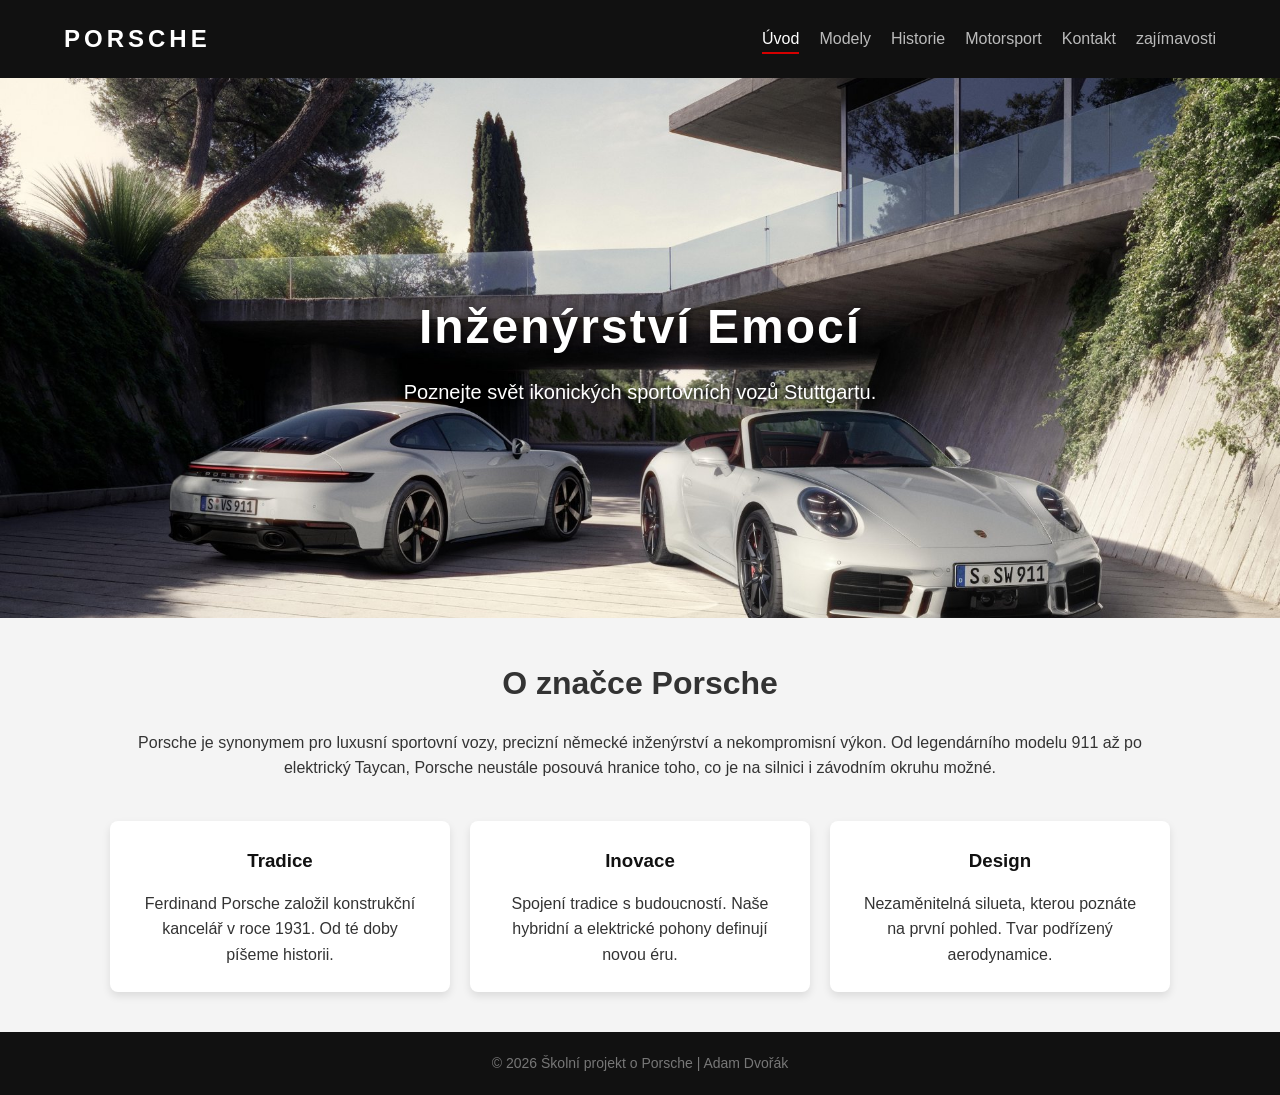
<file: index.html>
<!DOCTYPE html>
<html lang="cs">
<head>
    <meta charset="UTF-8">
    <meta name="viewport" content="width=device-width, initial-scale=1.0">
    <title>Porsche - Oficiální Fanouškovská Stránka</title>
    <link rel="stylesheet" href="style.css">
</head>
<body>

    <header>
        <div class="logo">PORSCHE</div>
        <nav>
            <ul>
                <li><a href="index.html" class="active">Úvod</a></li>
                <li><a href="modely.html">Modely</a></li>
                <li><a href="historie.html">Historie</a></li>
                <li><a href="motorsport.html">Motorsport</a></li>
                <li><a href="kontakt.html">Kontakt</a></li>
                 <li><a href="zajimavosti.html">zajímavosti</a></li>
            </ul>
        </nav>
    </header>

    <section class="hero">
        <div class="hero-content">
            <h1>Inženýrství Emocí</h1>
            <p>Poznejte svět ikonických sportovních vozů Stuttgartu.</p>
        </div>
    </section>

    <main class="obsah">
        <h2>O značce Porsche</h2>
        <p>Porsche je synonymem pro luxusní sportovní vozy, precizní německé inženýrství a nekompromisní výkon. Od legendárního modelu 911 až po elektrický Taycan, Porsche neustále posouvá hranice toho, co je na silnici i závodním okruhu možné.</p>
        
        <div class="karty-kontejner">
            <div class="karta">
                <h3>Tradice</h3>
                <p>Ferdinand Porsche založil konstrukční kancelář v roce 1931. Od té doby píšeme historii.</p>
            </div>
            <div class="karta">
                <h3>Inovace</h3>
                <p>Spojení tradice s budoucností. Naše hybridní a elektrické pohony definují novou éru.</p>
            </div>
            <div class="karta">
                <h3>Design</h3>
                <p>Nezaměnitelná silueta, kterou poznáte na první pohled. Tvar podřízený aerodynamice.</p>
            </div>
        </div>
    </main>

    <footer>
        <p>&copy; 2026 Školní projekt o Porsche | Adam Dvořák</p>
    </footer>

</body>
</html>
</file>
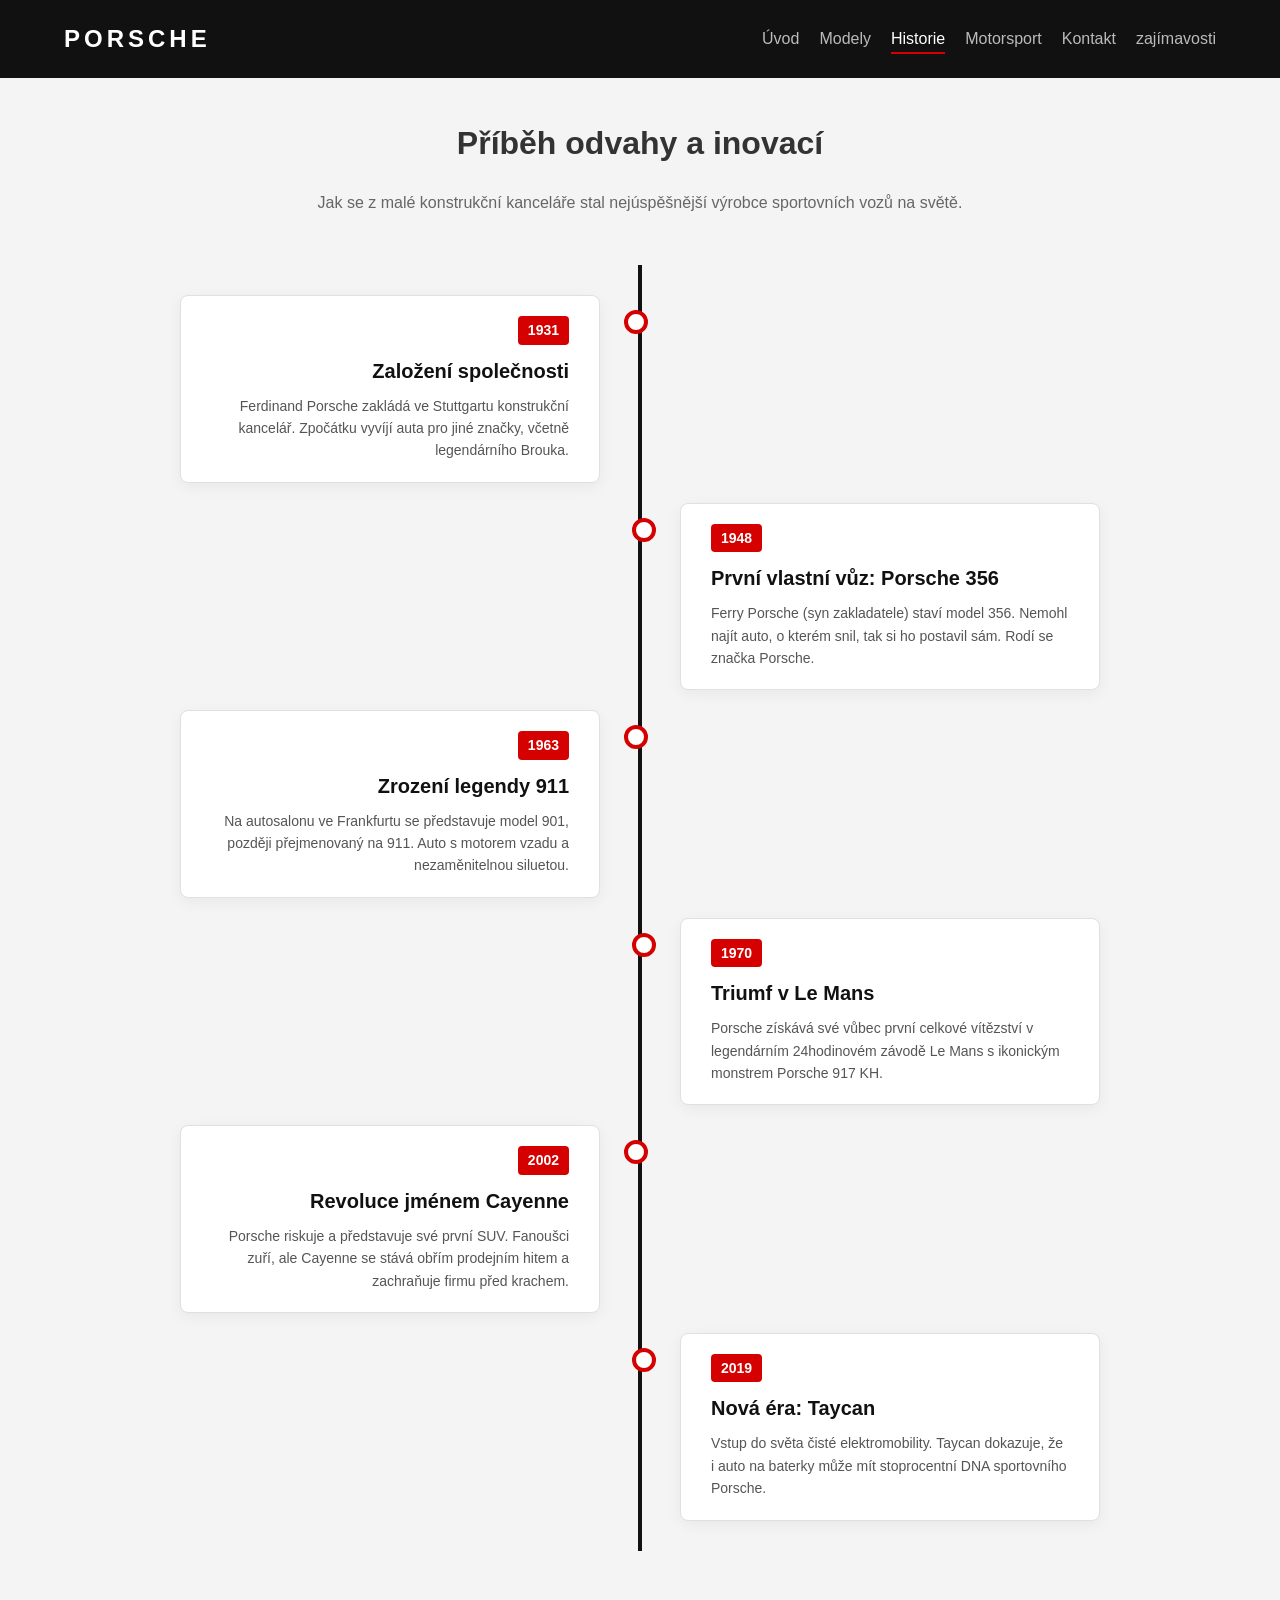
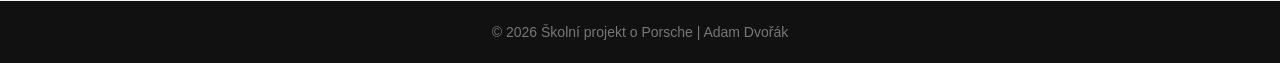
<file: historie.html>
<!DOCTYPE html>
<html lang="cs">
<head>
    <meta charset="UTF-8">
    <meta name="viewport" content="width=device-width, initial-scale=1.0">
    <title>Historie Porsche - Cesta za snem</title>
    <link rel="stylesheet" href="style.css">
</head>
<body>

    <header>
        <div class="logo">PORSCHE</div>
        <nav>
            <ul>
                <li><a href="index.html">Úvod</a></li>
                <li><a href="modely.html">Modely</a></li>
                <li><a href="historie.html" class="active">Historie</a></li>
                <li><a href="motorsport.html">Motorsport</a></li>
                <li><a href="kontakt.html">Kontakt</a></li>
                 <li><a href="zajimavosti.html">zajímavosti</a></li>
            </ul>
        </nav>
    </header>

    <main class="obsah">
        <h2>Příběh odvahy a inovací</h2>
        <p class="poddnadpis">Jak se z malé konstrukční kanceláře stal nejúspěšnější výrobce sportovních vozů na světě.</p>
        
        <div class="timeline">
            
            <div class="timeline-item vlevo">
                <div class="timeline-obsah">
                    <span class="rok">1931</span>
                    <h3>Založení společnosti</h3>
                    <p>Ferdinand Porsche zakládá ve Stuttgartu konstrukční kancelář. Zpočátku vyvíjí auta pro jiné značky, včetně legendárního Brouka.</p>
                </div>
            </div>

            <div class="timeline-item vpravo">
                <div class="timeline-obsah">
                    <span class="rok">1948</span>
                    <h3>První vlastní vůz: Porsche 356</h3>
                    <p>Ferry Porsche (syn zakladatele) staví model 356. Nemohl najít auto, o kterém snil, tak si ho postavil sám. Rodí se značka Porsche.</p>
                </div>
            </div>

            <div class="timeline-item vlevo">
                <div class="timeline-obsah">
                    <span class="rok">1963</span>
                    <h3>Zrození legendy 911</h3>
                    <p>Na autosalonu ve Frankfurtu se představuje model 901, později přejmenovaný na 911. Auto s motorem vzadu a nezaměnitelnou siluetou.</p>
                </div>
            </div>

            <div class="timeline-item vpravo">
                <div class="timeline-obsah">
                    <span class="rok">1970</span>
                    <h3>Triumf v Le Mans</h3>
                    <p>Porsche získává své vůbec první celkové vítězství v legendárním 24hodinovém závodě Le Mans s ikonickým monstrem Porsche 917 KH.</p>
                </div>
            </div>

            <div class="timeline-item vlevo">
                <div class="timeline-obsah">
                    <span class="rok">2002</span>
                    <h3>Revoluce jménem Cayenne</h3>
                    <p>Porsche riskuje a představuje své první SUV. Fanoušci zuří, ale Cayenne se stává obřím prodejním hitem a zachraňuje firmu před krachem.</p>
                </div>
            </div>

            <div class="timeline-item vpravo">
                <div class="timeline-obsah">
                    <span class="rok">2019</span>
                    <h3>Nová éra: Taycan</h3>
                    <p>Vstup do světa čisté elektromobility. Taycan dokazuje, že i auto na baterky může mít stoprocentní DNA sportovního Porsche.</p>
                </div>
            </div>

        </div>
    </main>

    <footer>
        <p>&copy; 2026 Školní projekt o Porsche | Adam Dvořák</p>
    </footer>

</body>
</html>
</file>
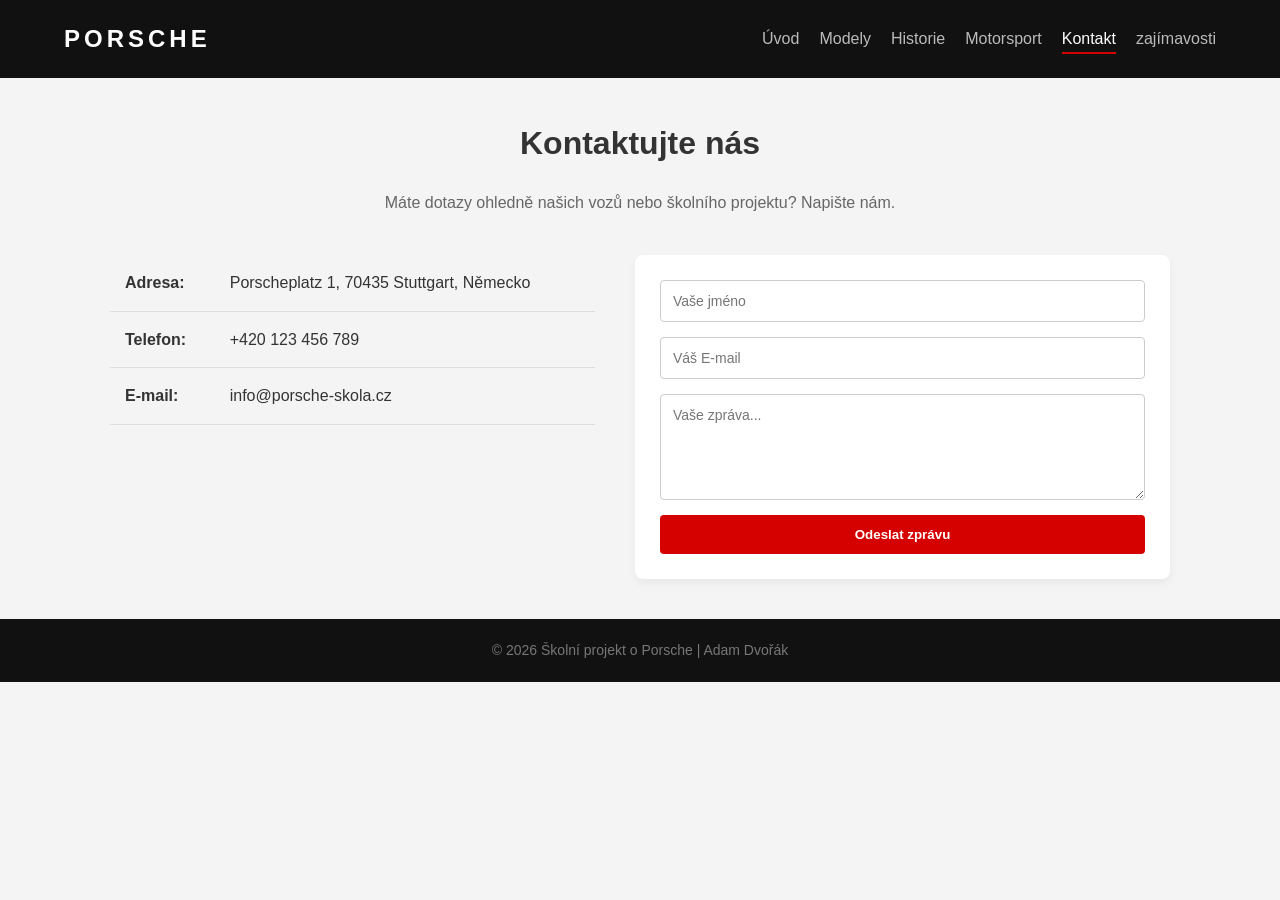
<file: kontakt.html>
<!DOCTYPE html>
<html lang="cs">
<head>
    <meta charset="UTF-8">
    <meta name="viewport" content="width=device-width, initial-scale=1.0">
    <title>Porsche - Kontakt</title>
    <link rel="stylesheet" href="style.css">
</head>
<body>

    <header>
        <div class="logo">PORSCHE</div>
        <nav>
            <ul>
                <li><a href="index.html">Úvod</a></li>
                <li><a href="modely.html">Modely</a></li>
                <li><a href="historie.html">Historie</a></li>
                <li><a href="motorsport.html">Motorsport</a></li>
                <li><a href="kontakt.html" class="active">Kontakt</a></li>
                 <li><a href="zajimavosti.html">zajímavosti</a></li>
            </ul>
        </nav>
    </header>

    <main class="obsah">
        <h2>Kontaktujte nás</h2>
        <p class="poddnadpis">Máte dotazy ohledně našich vozů nebo školního projektu? Napište nám.</p>
        
        <div class="kontakt-blok">
            <table class="kontakt-tabulka">
                <tr>
                    <td><strong>Adresa:</strong></td>
                    <td>Porscheplatz 1, 70435 Stuttgart, Německo</td>
                </tr>
                <tr>
                    <td><strong>Telefon:</strong></td>
                    <td>+420 123 456 789</td>
                </tr>
                <tr>
                    <td><strong>E-mail:</strong></td>
                    <td>info@porsche-skola.cz</td>
                </tr>
            </table>

            <form class="kontakt-formular" onsubmit="return false;">
                <input type="text" placeholder="Vaše jméno" required>
                <input type="email" placeholder="Váš E-mail" required>
                <textarea placeholder="Vaše zpráva..." rows="5" required></textarea>
                <button type="submit">Odeslat zprávu</button>
            </form>
        </div>
    </main>

    <footer>
        <p>&copy; 2026 Školní projekt o Porsche | Adam Dvořák</p>
    </footer>

</body>
</html>
</file>
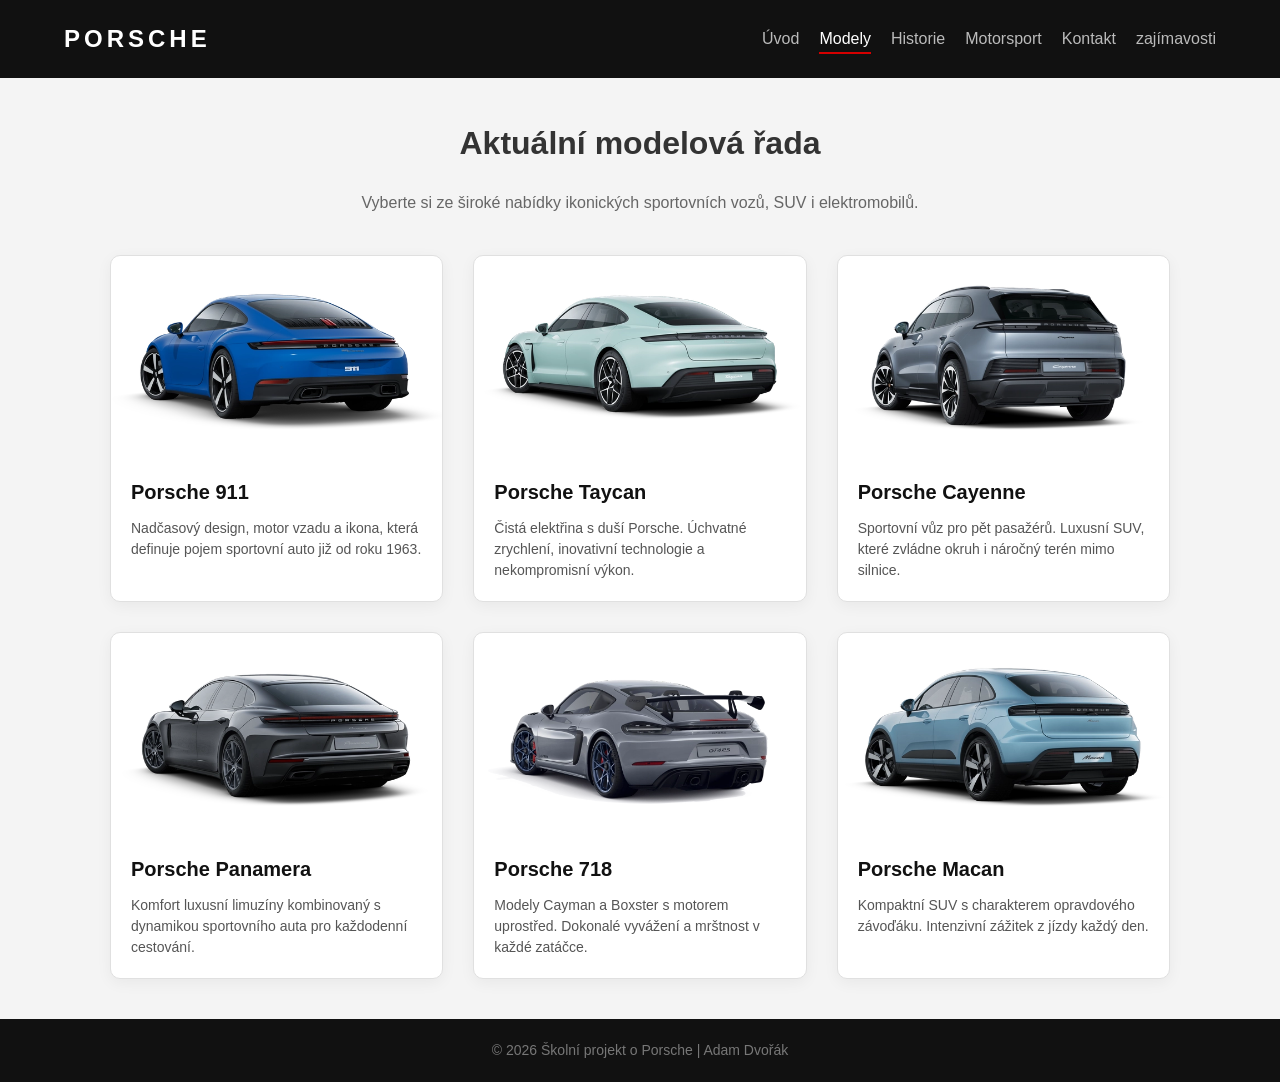
<file: modely.html>
<!DOCTYPE html>
<html lang="cs">
<head>
    <meta charset="UTF-8">
    <meta name="viewport" content="width=device-width, initial-scale=1.0">
    <title>Modely Porsche - Nabídka vozů</title>
    <link rel="stylesheet" href="style.css">
</head>
<body>

    <header>
        <div class="logo">PORSCHE</div>
        <nav>
            <ul>
                <li><a href="index.html">Úvod</a></li>
                <li><a href="modely.html" class="active">Modely</a></li>
                <li><a href="historie.html">Historie</a></li>
                <li><a href="motorsport.html">Motorsport</a></li>
                <li><a href="kontakt.html">Kontakt</a></li>
                <li><a href="zajimavosti.html">zajímavosti</a></li>
            </ul>
        </nav>   
    </header>

    <main class="obsah">
        <h2>Aktuální modelová řada</h2>
        <p class="poddnadpis">Vyberte si ze široké nabídky ikonických sportovních vozů, SUV i elektromobilů.</p>
        
          <div class="modely-grid">
            
            <div class="model-karta">
                <div class="foto-kontejner">
                    <img src="img/porsche911.jpg" alt="Porsche 911">
                </div>
                <div class="model-info">
                    <h3>Porsche 911</h3>
                    <p>Nadčasový design, motor vzadu a ikona, která definuje pojem sportovní auto již od roku 1963.</p>
                </div>
            </div>

            <div class="model-karta">
                <div class="foto-kontejner">
                    <img src="img/taycan.jpg" alt="Porsche Taycan">
                </div>
                <div class="model-info">
                    <h3>Porsche Taycan</h3>
                    <p>Čistá elektřina s duší Porsche. Úchvatné zrychlení, inovativní technologie a nekompromisní výkon.</p>
                </div>
            </div>

            <div class="model-karta">
                <div class="foto-kontejner">
                    <img src="img/cayenne.jpg" alt="Porsche Cayenne">
                </div>
                <div class="model-info">
                    <h3>Porsche Cayenne</h3>
                    <p>Sportovní vůz pro pět pasažérů. Luxusní SUV, které zvládne okruh i náročný terén mimo silnice.</p>
                </div>
            </div>

            <div class="model-karta">
                <div class="foto-kontejner">
                    <img src="img/panamera.jpg" alt="Porsche Panamera">
                </div>
                <div class="model-info">
                    <h3>Porsche Panamera</h3>
                    <p>Komfort luxusní limuzíny kombinovaný s dynamikou sportovního auta pro každodenní cestování.</p>
                </div>
            </div>

            <div class="model-karta">
                <div class="foto-kontejner">
                    <img src="img/porsche718.jpg" alt="Porsche 718">
                </div>
                <div class="model-info">
                    <h3>Porsche 718</h3>
                    <p>Modely Cayman a Boxster s motorem uprostřed. Dokonalé vyvážení a mrštnost v každé zatáčce.</p>
                </div>
            </div>

            <div class="model-karta">
                <div class="foto-kontejner">
                    <img src="img/macan.jpg" alt="Porsche Macan">
                </div>
                <div class="model-info">
                    <h3>Porsche Macan</h3>
                    <p>Kompaktní SUV s charakterem opravdového závoďáku. Intenzivní zážitek z jízdy každý den.</p>
                </div>
            </div>
            

        </div>
    </main>

    <footer>
        <p>&copy; 2026 Školní projekt o Porsche | Adam Dvořák</p>
    </footer>

</body>
</file>
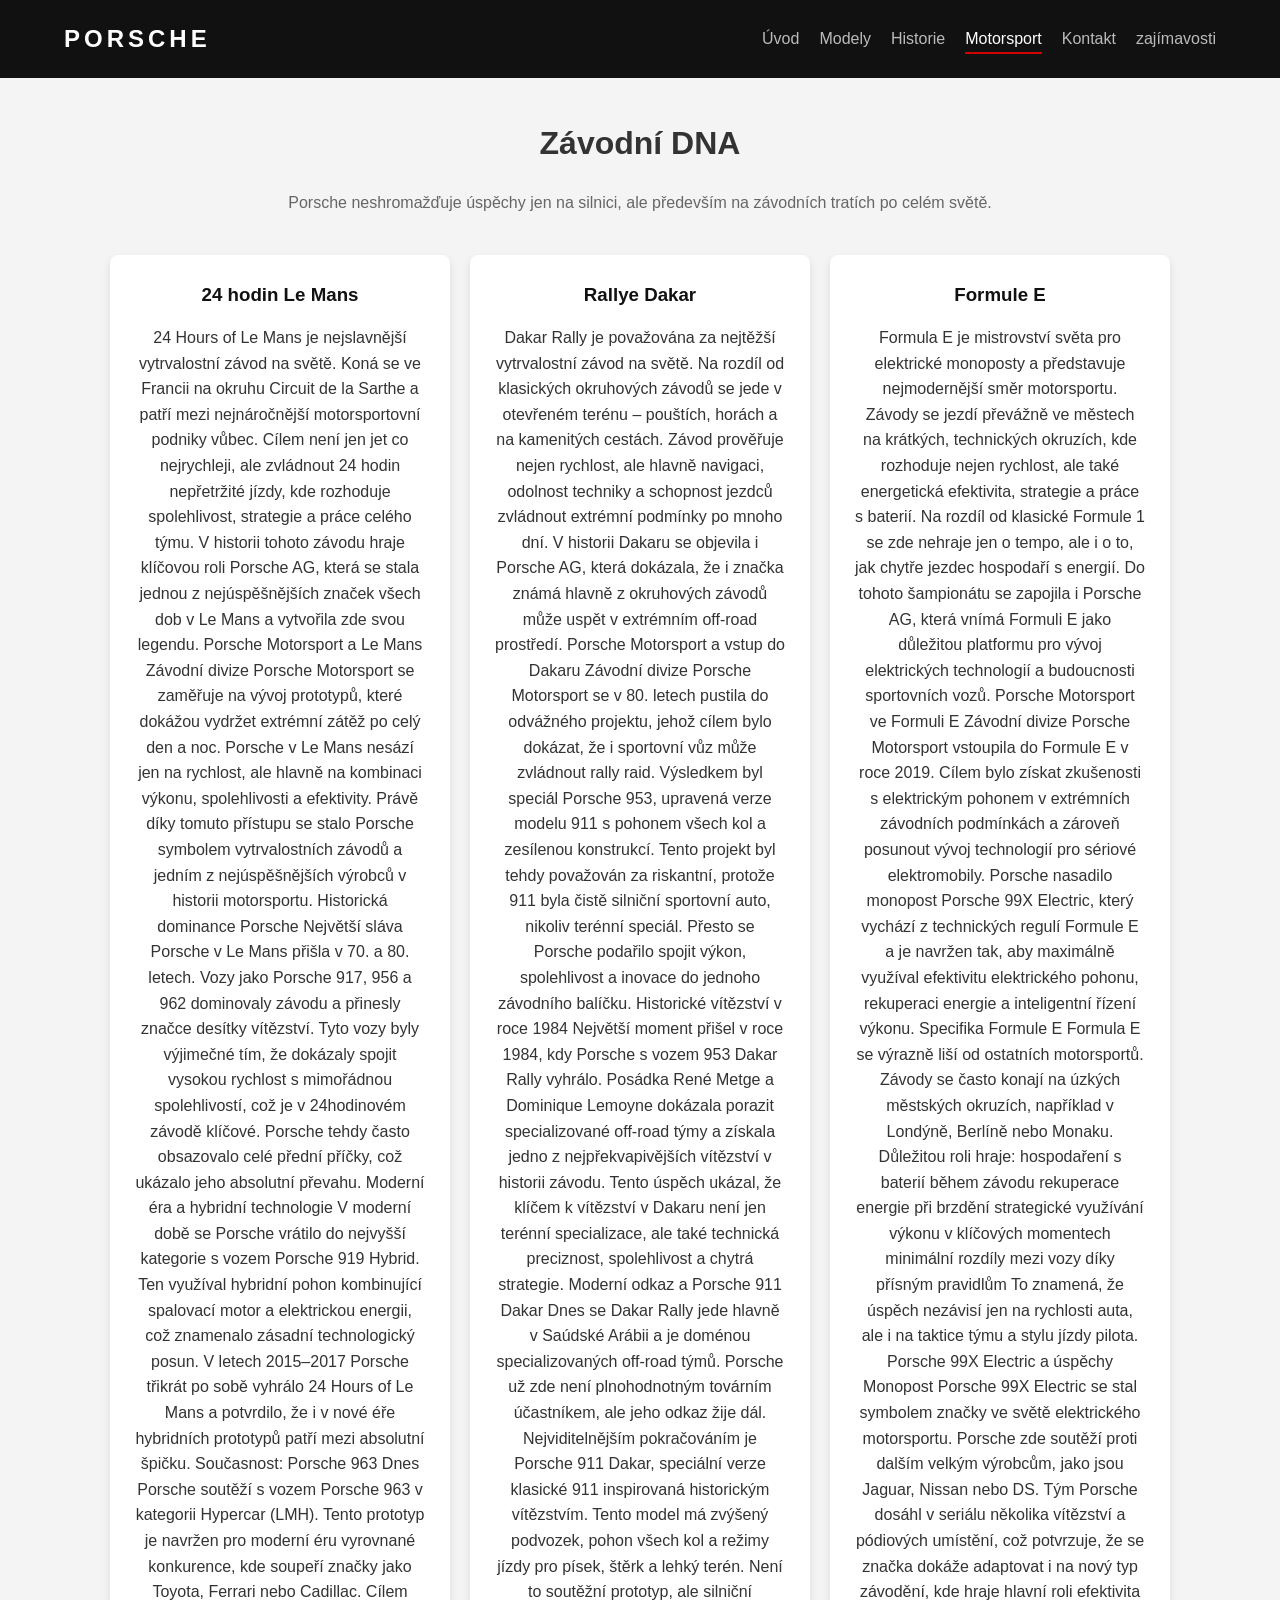
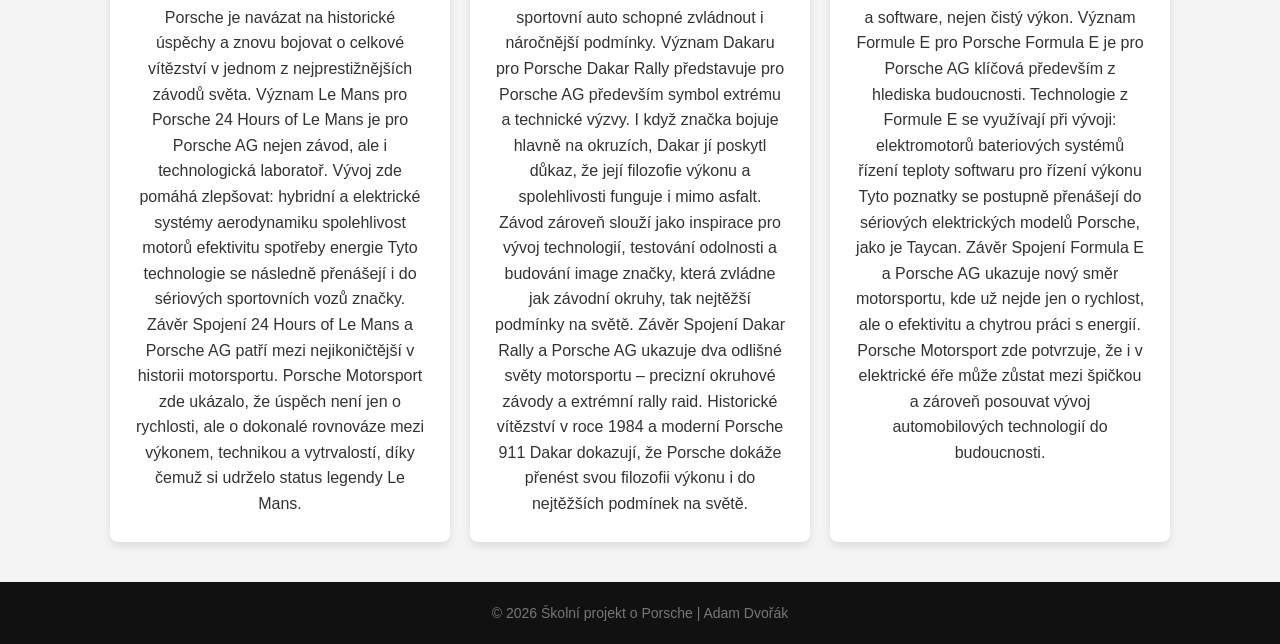
<file: motorsport.html>
<!DOCTYPE html>
<html lang="cs">

<head>
    <meta charset="UTF-8">
    <meta name="viewport" content="width=device-width, initial-scale=1.0">
    <title>Porsche - Motorsport</title>
    <link rel="stylesheet" href="style.css">
</head>

<body>

    <header>
        <div class="logo">PORSCHE</div>
        <nav>
            <ul>
                <li><a href="index.html">Úvod</a></li>
                <li><a href="modely.html">Modely</a></li>
                <li><a href="historie.html">Historie</a></li>
                <li><a href="motorsport.html" class="active">Motorsport</a></li>
                <li><a href="kontakt.html">Kontakt</a></li>
                 <li><a href="zajimavosti.html">zajímavosti</a></li>
            </ul>
        </nav>
    </header>

    <main class="obsah">
        <h2>Závodní DNA</h2>
        <p class="poddnadpis">Porsche neshromažďuje úspěchy jen na silnici, ale především na závodních tratích po celém
            světě.</p>

        <div class="karty-kontejner">
            <div class="karta">
                <h3>24 hodin Le Mans</h3>
                <p>24 Hours of Le Mans je nejslavnější vytrvalostní závod na světě. Koná se ve Francii na okruhu Circuit de la Sarthe a patří mezi nejnáročnější motorsportovní podniky vůbec. Cílem není jen jet co nejrychleji, ale zvládnout 24 hodin nepřetržité jízdy, kde rozhoduje spolehlivost, strategie a práce celého týmu.

V historii tohoto závodu hraje klíčovou roli Porsche AG, která se stala jednou z nejúspěšnějších značek všech dob v Le Mans a vytvořila zde svou legendu.

Porsche Motorsport a Le Mans

Závodní divize Porsche Motorsport se zaměřuje na vývoj prototypů, které dokážou vydržet extrémní zátěž po celý den a noc. Porsche v Le Mans nesází jen na rychlost, ale hlavně na kombinaci výkonu, spolehlivosti a efektivity.

Právě díky tomuto přístupu se stalo Porsche symbolem vytrvalostních závodů a jedním z nejúspěšnějších výrobců v historii motorsportu.

Historická dominance Porsche

Největší sláva Porsche v Le Mans přišla v 70. a 80. letech. Vozy jako Porsche 917, 956 a 962 dominovaly závodu a přinesly značce desítky vítězství.

Tyto vozy byly výjimečné tím, že dokázaly spojit vysokou rychlost s mimořádnou spolehlivostí, což je v 24hodinovém závodě klíčové. Porsche tehdy často obsazovalo celé přední příčky, což ukázalo jeho absolutní převahu.

Moderní éra a hybridní technologie

V moderní době se Porsche vrátilo do nejvyšší kategorie s vozem Porsche 919 Hybrid. Ten využíval hybridní pohon kombinující spalovací motor a elektrickou energii, což znamenalo zásadní technologický posun.

V letech 2015–2017 Porsche třikrát po sobě vyhrálo 24 Hours of Le Mans a potvrdilo, že i v nové éře hybridních prototypů patří mezi absolutní špičku.

Současnost: Porsche 963

Dnes Porsche soutěží s vozem Porsche 963 v kategorii Hypercar (LMH). Tento prototyp je navržen pro moderní éru vyrovnané konkurence, kde soupeří značky jako Toyota, Ferrari nebo Cadillac.

Cílem Porsche je navázat na historické úspěchy a znovu bojovat o celkové vítězství v jednom z nejprestižnějších závodů světa.

Význam Le Mans pro Porsche

24 Hours of Le Mans je pro Porsche AG nejen závod, ale i technologická laboratoř. Vývoj zde pomáhá zlepšovat:

hybridní a elektrické systémy
aerodynamiku
spolehlivost motorů
efektivitu spotřeby energie

Tyto technologie se následně přenášejí i do sériových sportovních vozů značky.

Závěr

Spojení 24 Hours of Le Mans a Porsche AG patří mezi nejikoničtější v historii motorsportu. Porsche Motorsport zde ukázalo, že úspěch není jen o rychlosti, ale o dokonalé rovnováze mezi výkonem, technikou a vytrvalostí, díky čemuž si udrželo status legendy Le Mans.</p>
            </div>
            <div class="karta">
                <h3>Rallye Dakar</h3>
                <p>Dakar Rally je považována za nejtěžší vytrvalostní závod na světě. Na rozdíl od klasických okruhových
                    závodů se jede v otevřeném terénu – pouštích, horách a na kamenitých cestách. Závod prověřuje nejen
                    rychlost, ale hlavně navigaci, odolnost techniky a schopnost jezdců zvládnout extrémní podmínky po
                    mnoho dní.

                    V historii Dakaru se objevila i Porsche AG, která dokázala, že i značka známá hlavně z okruhových
                    závodů může uspět v extrémním off-road prostředí.

                    Porsche Motorsport a vstup do Dakaru

                    Závodní divize Porsche Motorsport se v 80. letech pustila do odvážného projektu, jehož cílem bylo
                    dokázat, že i sportovní vůz může zvládnout rally raid. Výsledkem byl speciál Porsche 953, upravená
                    verze modelu 911 s pohonem všech kol a zesílenou konstrukcí.

                    Tento projekt byl tehdy považován za riskantní, protože 911 byla čistě silniční sportovní auto,
                    nikoliv terénní speciál. Přesto se Porsche podařilo spojit výkon, spolehlivost a inovace do jednoho
                    závodního balíčku.

                    Historické vítězství v roce 1984

                    Největší moment přišel v roce 1984, kdy Porsche s vozem 953 Dakar Rally vyhrálo. Posádka René Metge
                    a Dominique Lemoyne dokázala porazit specializované off-road týmy a získala jedno z
                    nejpřekvapivějších vítězství v historii závodu.

                    Tento úspěch ukázal, že klíčem k vítězství v Dakaru není jen terénní specializace, ale také
                    technická preciznost, spolehlivost a chytrá strategie.

                    Moderní odkaz a Porsche 911 Dakar

                    Dnes se Dakar Rally jede hlavně v Saúdské Arábii a je doménou specializovaných off-road týmů.
                    Porsche už zde není plnohodnotným továrním účastníkem, ale jeho odkaz žije dál.

                    Nejviditelnějším pokračováním je Porsche 911 Dakar, speciální verze klasické 911 inspirovaná
                    historickým vítězstvím. Tento model má zvýšený podvozek, pohon všech kol a režimy jízdy pro písek,
                    štěrk a lehký terén. Není to soutěžní prototyp, ale silniční sportovní auto schopné zvládnout i
                    náročnější podmínky.

                    Význam Dakaru pro Porsche

                    Dakar Rally představuje pro Porsche AG především symbol extrému a technické výzvy. I když značka
                    bojuje hlavně na okruzích, Dakar jí poskytl důkaz, že její filozofie výkonu a spolehlivosti funguje
                    i mimo asfalt.

                    Závod zároveň slouží jako inspirace pro vývoj technologií, testování odolnosti a budování image
                    značky, která zvládne jak závodní okruhy, tak nejtěžší podmínky na světě.

                    Závěr

                    Spojení Dakar Rally a Porsche AG ukazuje dva odlišné světy motorsportu – precizní okruhové závody a
                    extrémní rally raid. Historické vítězství v roce 1984 a moderní Porsche 911 Dakar dokazují, že
                    Porsche dokáže přenést svou filozofii výkonu i do nejtěžších podmínek na světě.</p>
            </div>
            <div class="karta">
                <h3>Formule E</h3>
                <p>Formula E je mistrovství světa pro elektrické monoposty a představuje nejmodernější směr motorsportu.
                    Závody se jezdí převážně ve městech na krátkých, technických okruzích, kde rozhoduje nejen rychlost,
                    ale také energetická efektivita, strategie a práce s baterií. Na rozdíl od klasické Formule 1 se zde
                    nehraje jen o tempo, ale i o to, jak chytře jezdec hospodaří s energií.

                    Do tohoto šampionátu se zapojila i Porsche AG, která vnímá Formuli E jako důležitou platformu pro
                    vývoj elektrických technologií a budoucnosti sportovních vozů.

                    Porsche Motorsport ve Formuli E

                    Závodní divize Porsche Motorsport vstoupila do Formule E v roce 2019. Cílem bylo získat zkušenosti s
                    elektrickým pohonem v extrémních závodních podmínkách a zároveň posunout vývoj technologií pro
                    sériové elektromobily.

                    Porsche nasadilo monopost Porsche 99X Electric, který vychází z technických regulí Formule E a je
                    navržen tak, aby maximálně využíval efektivitu elektrického pohonu, rekuperaci energie a
                    inteligentní řízení výkonu.

                    Specifika Formule E

                    Formula E se výrazně liší od ostatních motorsportů. Závody se často konají na úzkých městských
                    okruzích, například v Londýně, Berlíně nebo Monaku.

                    Důležitou roli hraje:

                    hospodaření s baterií během závodu
                    rekuperace energie při brzdění
                    strategické využívání výkonu v klíčových momentech
                    minimální rozdíly mezi vozy díky přísným pravidlům

                    To znamená, že úspěch nezávisí jen na rychlosti auta, ale i na taktice týmu a stylu jízdy pilota.

                    Porsche 99X Electric a úspěchy

                    Monopost Porsche 99X Electric se stal symbolem značky ve světě elektrického motorsportu. Porsche zde
                    soutěží proti dalším velkým výrobcům, jako jsou Jaguar, Nissan nebo DS.

                    Tým Porsche dosáhl v seriálu několika vítězství a pódiových umístění, což potvrzuje, že se značka
                    dokáže adaptovat i na nový typ závodění, kde hraje hlavní roli efektivita a software, nejen čistý
                    výkon.

                    Význam Formule E pro Porsche

                    Formula E je pro Porsche AG klíčová především z hlediska budoucnosti. Technologie z Formule E se
                    využívají při vývoji:

                    elektromotorů
                    bateriových systémů
                    řízení teploty
                    softwaru pro řízení výkonu

                    Tyto poznatky se postupně přenášejí do sériových elektrických modelů Porsche, jako je Taycan.

                    Závěr

                    Spojení Formula E a Porsche AG ukazuje nový směr motorsportu, kde už nejde jen o rychlost, ale o
                    efektivitu a chytrou práci s energií. Porsche Motorsport zde potvrzuje, že i v elektrické éře může
                    zůstat mezi špičkou a zároveň posouvat vývoj automobilových technologií do budoucnosti.</p>
            </div>
        </div>
    </main>

    <footer>
        <p>&copy; 2026 Školní projekt o Porsche | Adam Dvořák</p>
    </footer>

</body>

</html>
</file>
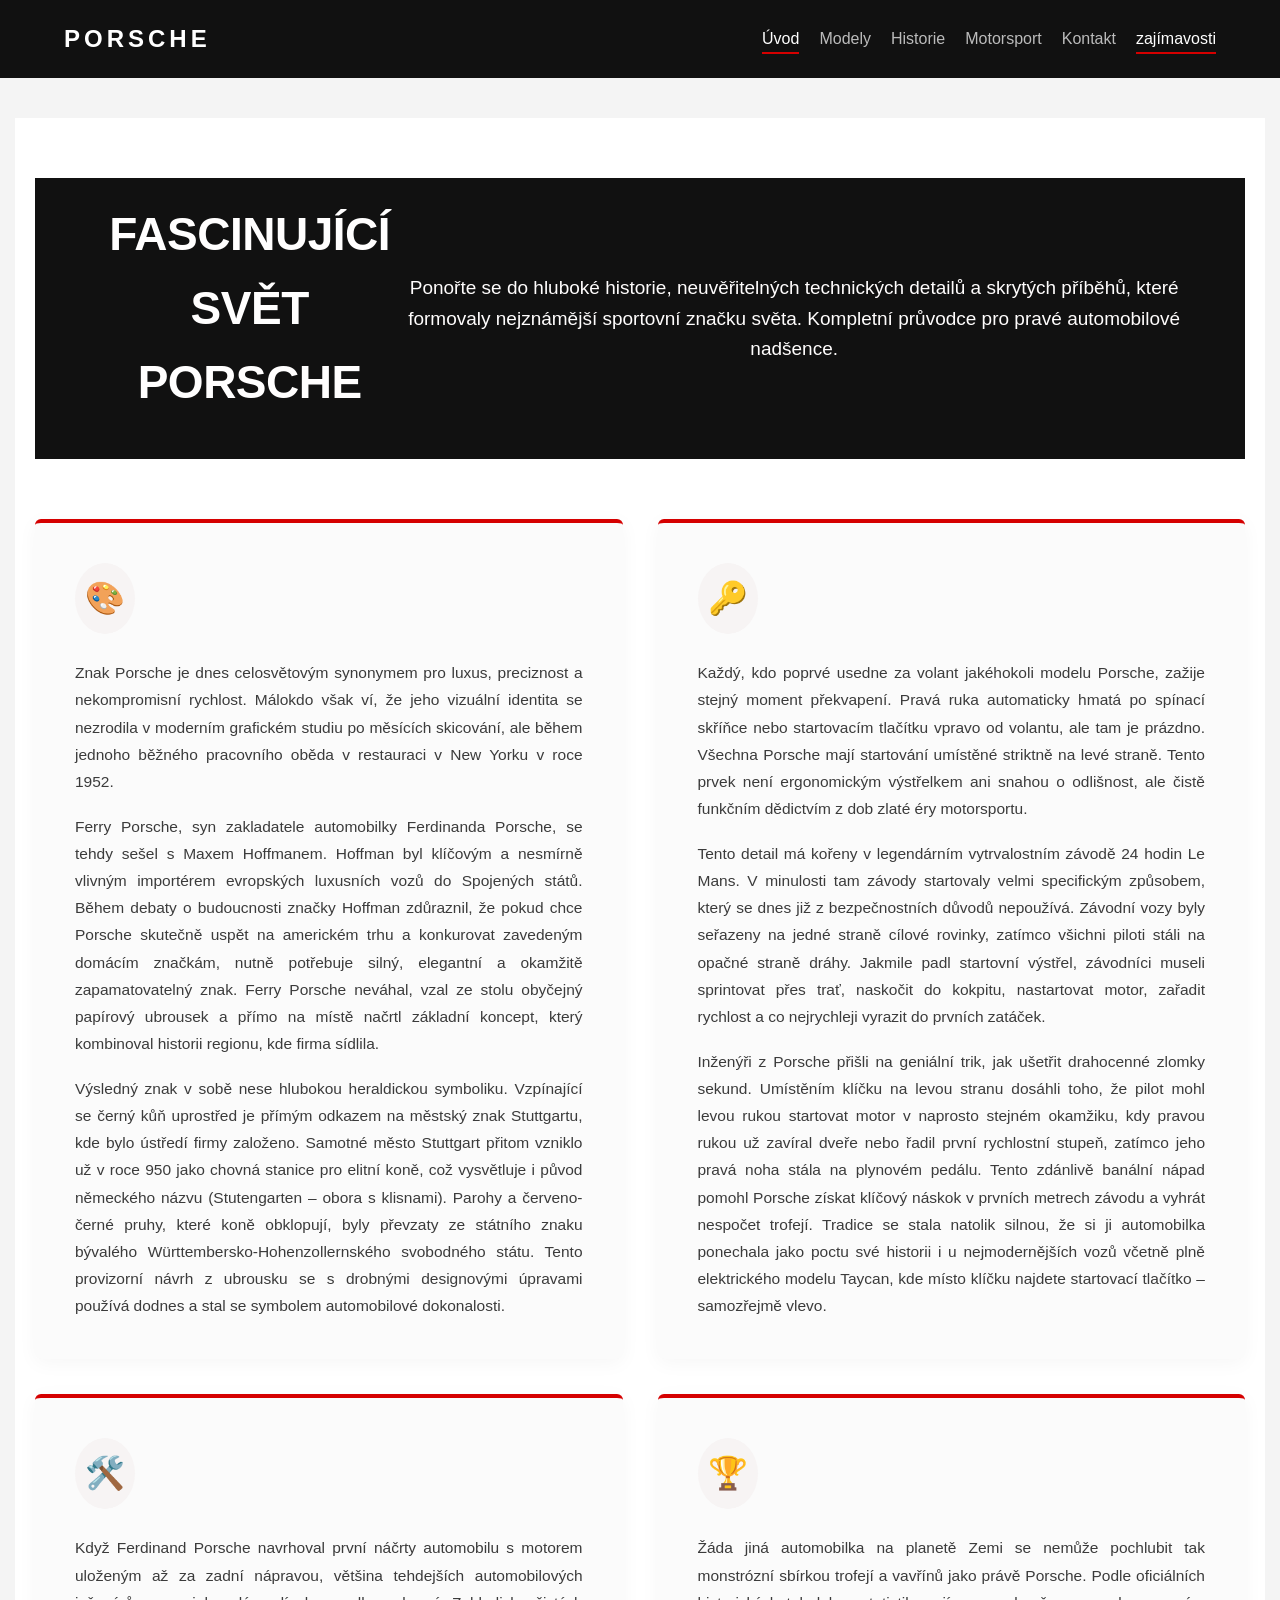
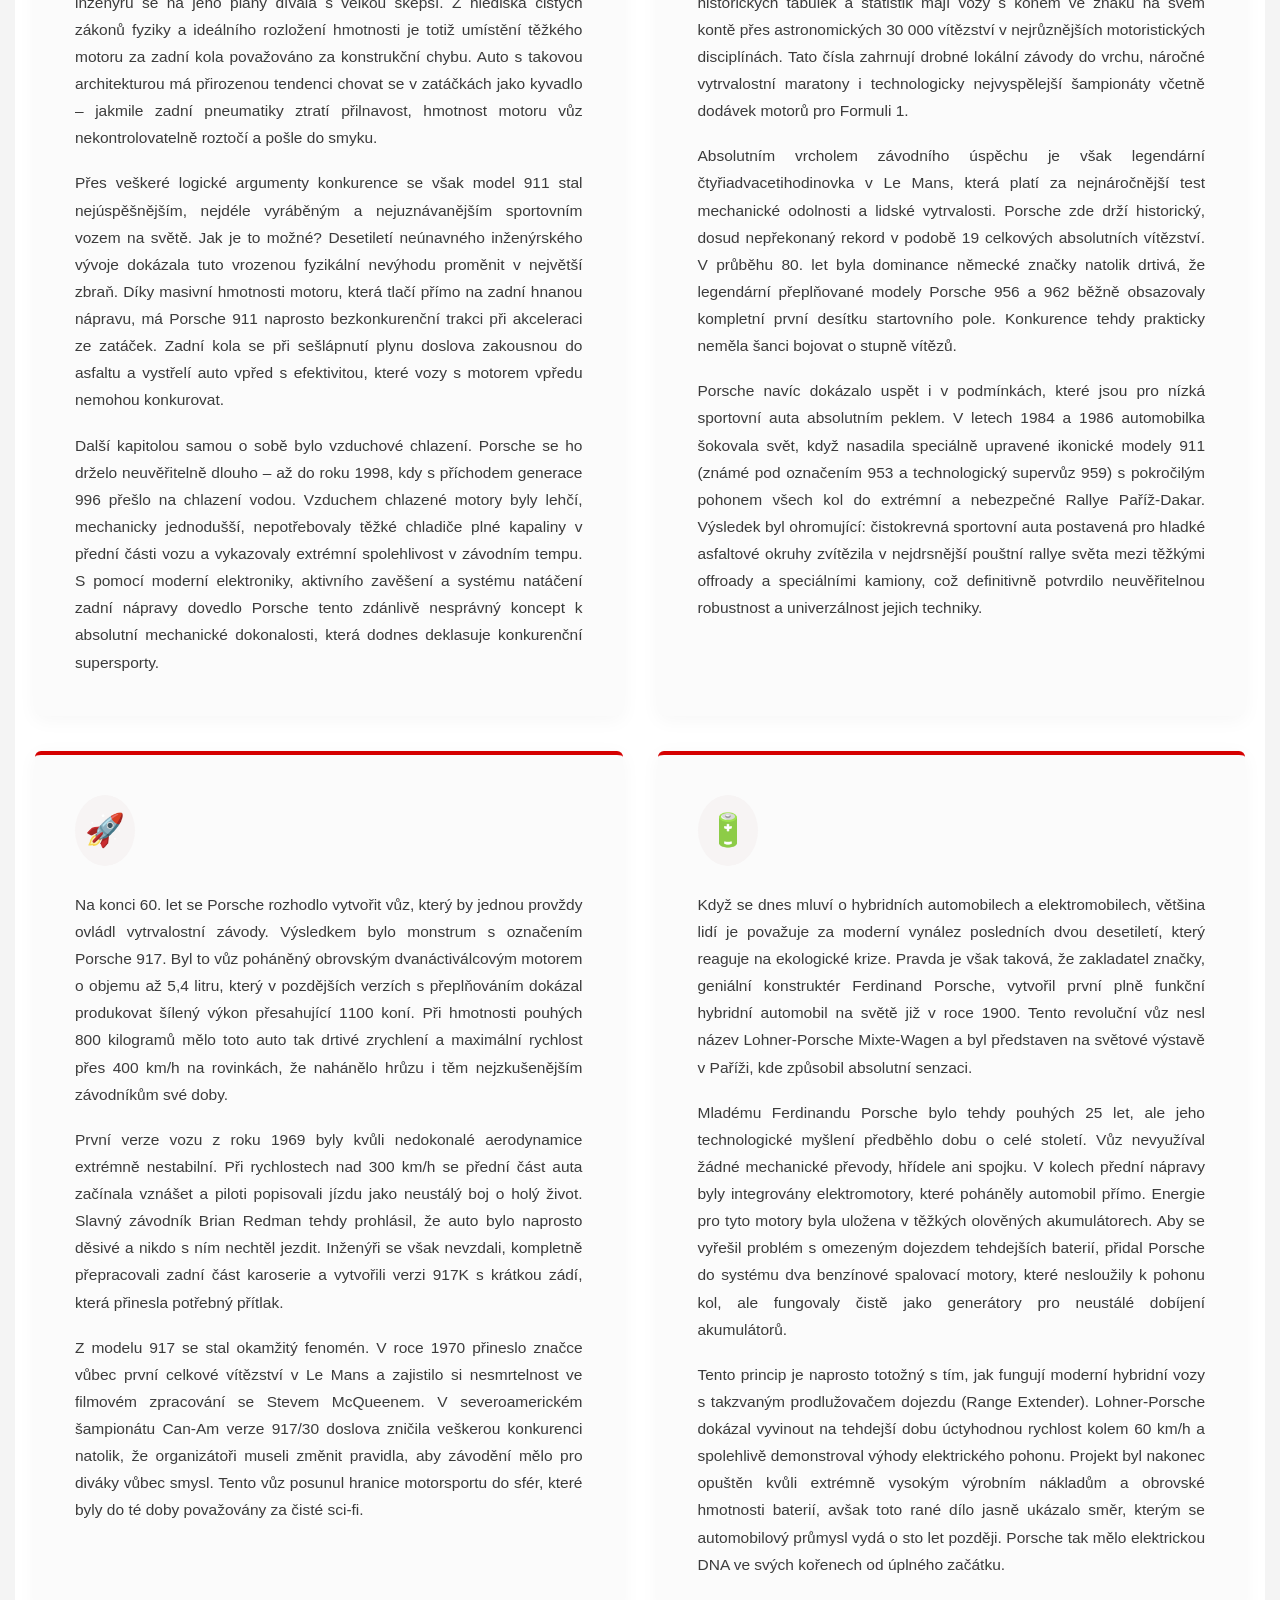
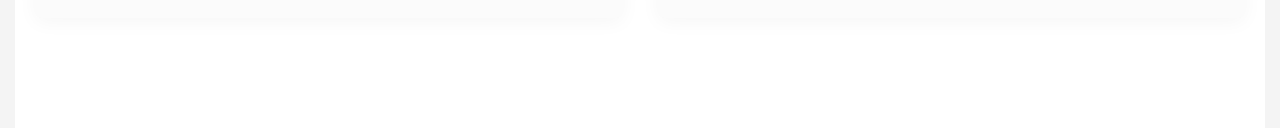
<file: zajimavosti.html>
<!DOCTYPE html>
<html lang="cs">
<head>
    <meta charset="UTF-8">
    <meta name="viewport" content="width=device-width, initial-scale=1.0">
    <title>Porsche - Zajímavosti</title>
    <link rel="stylesheet" href="style.css">
</head>
<body>

    <header>
        <div class="logo">PORSCHE</div>
        <nav>
            <ul>
                <li><a href="index.html" class="active">Úvod</a></li>
                <li><a href="modely.html">Modely</a></li>
                <li><a href="historie.html">Historie</a></li>
                <li><a href="motorsport.html">Motorsport</a></li>
                <li><a href="kontakt.html">Kontakt</a></li>
                 <li><a href="zajimavosti.html"  class="active">zajímavosti</a></li>
            </ul>
        </nav>
    </header>

    <main class="zajimavosti-kontejner">
        <header class="zajimavosti-uvod">
            <h1>Fascinující svět Porsche</h1>
            <p>Ponořte se do hluboké historie, neuvěřitelných technických detailů a skrytých příběhů, které formovaly nejznámější sportovní značku světa. Kompletní průvodce pro pravé automobilové nadšence.</p>
        </header>

        <section class="boxy-mrizka">
            
            <article class="zajimavost-box">
                <div class="box-header">
                    <span class="box-ikona">🎨</span>
                    <h2>Příběh loga a slavný newyorský ubrousek</h2>
                </div>
                <p>Znak Porsche je dnes celosvětovým synonymem pro luxus, preciznost a nekompromisní rychlost. Málokdo však ví, že jeho vizuální identita se nezrodila v moderním grafickém studiu po měsících skicování, ale během jednoho běžného pracovního oběda v restauraci v New Yorku v roce 1952.</p>
                <p>Ferry Porsche, syn zakladatele automobilky Ferdinanda Porsche, se tehdy sešel s Maxem Hoffmanem. Hoffman byl klíčovým a nesmírně vlivným importérem evropských luxusních vozů do Spojených států. Během debaty o budoucnosti značky Hoffman zdůraznil, že pokud chce Porsche skutečně uspět na americkém trhu a konkurovat zavedeným domácím značkám, nutně potřebuje silný, elegantní a okamžitě zapamatovatelný znak. Ferry Porsche neváhal, vzal ze stolu obyčejný papírový ubrousek a přímo na místě načrtl základní koncept, který kombinoval historii regionu, kde firma sídlila.</p>
                <p>Výsledný znak v sobě nese hlubokou heraldickou symboliku. Vzpínající se černý kůň uprostřed je přímým odkazem na městský znak Stuttgartu, kde bylo ústředí firmy založeno. Samotné město Stuttgart přitom vzniklo už v roce 950 jako chovná stanice pro elitní koně, což vysvětluje i původ německého názvu (Stutengarten – obora s klisnami). Parohy a červeno-černé pruhy, které koně obklopují, byly převzaty ze státního znaku bývalého Württembersko-Hohenzollernského svobodného státu. Tento provizorní návrh z ubrousku se s drobnými designovými úpravami používá dodnes a stal se symbolem automobilové dokonalosti.</p>
            </article>

            <article class="zajimavost-box">
                <div class="box-header">
                    <span class="box-ikona">🔑</span>
                    <h2>Proč je startování vlevo? Dědictví z Le Mans</h2>
                </div>
                <p>Každý, kdo poprvé usedne za volant jakéhokoli modelu Porsche, zažije stejný moment překvapení. Pravá ruka automaticky hmatá po spínací skříňce nebo startovacím tlačítku vpravo od volantu, ale tam je prázdno. Všechna Porsche mají startování umístěné striktně na levé straně. Tento prvek není ergonomickým výstřelkem ani snahou o odlišnost, ale čistě funkčním dědictvím z dob zlaté éry motorsportu.</p>
                <p>Tento detail má kořeny v legendárním vytrvalostním závodě 24 hodin Le Mans. V minulosti tam závody startovaly velmi specifickým způsobem, který se dnes již z bezpečnostních důvodů nepoužívá. Závodní vozy byly seřazeny na jedné straně cílové rovinky, zatímco všichni piloti stáli na opačné straně dráhy. Jakmile padl startovní výstřel, závodníci museli sprintovat přes trať, naskočit do kokpitu, nastartovat motor, zařadit rychlost a co nejrychleji vyrazit do prvních zatáček.</p>
                <p>Inženýři z Porsche přišli na geniální trik, jak ušetřit drahocenné zlomky sekund. Umístěním klíčku na levou stranu dosáhli toho, že pilot mohl levou rukou startovat motor v naprosto stejném okamžiku, kdy pravou rukou už zavíral dveře nebo řadil první rychlostní stupeň, zatímco jeho pravá noha stála na plynovém pedálu. Tento zdánlivě banální nápad pomohl Porsche získat klíčový náskok v prvních metrech závodu a vyhrát nespočet trofejí. Tradice se stala natolik silnou, že si ji automobilka ponechala jako poctu své historii i u nejmodernějších vozů včetně plně elektrického modelu Taycan, kde místo klíčku najdete startovací tlačítko – samozřejmě vlevo.</p>
            </article>

            <article class="zajimavost-box">
                <div class="box-header">
                    <span class="box-ikona">🛠️</span>
                    <h2>Konstrukce proti fyzice aneb motor na špatném místě</h2>
                </div>
                <p>Když Ferdinand Porsche navrhoval první náčrty automobilu s motorem uloženým až za zadní nápravou, většina tehdejších automobilových inženýrů se na jeho plány dívala s velkou skepsí. Z hlediska čistých zákonů fyziky a ideálního rozložení hmotnosti je totiž umístění těžkého motoru za zadní kola považováno za konstrukční chybu. Auto s takovou architekturou má přirozenou tendenci chovat se v zatáčkách jako kyvadlo – jakmile zadní pneumatiky ztratí přilnavost, hmotnost motoru vůz nekontrolovatelně roztočí a pošle do smyku.</p>
                <p>Přes veškeré logické argumenty konkurence se však model 911 stal nejúspěšnějším, nejdéle vyráběným a nejuznávanějším sportovním vozem na světě. Jak je to možné? Desetiletí neúnavného inženýrského vývoje dokázala tuto vrozenou fyzikální nevýhodu proměnit v největší zbraň. Díky masivní hmotnosti motoru, která tlačí přímo na zadní hnanou nápravu, má Porsche 911 naprosto bezkonkurenční trakci při akceleraci ze zatáček. Zadní kola se při sešlápnutí plynu doslova zakousnou do asfaltu a vystřelí auto vpřed s efektivitou, které vozy s motorem vpředu nemohou konkurovat.</p>
                <p>Další kapitolou samou o sobě bylo vzduchové chlazení. Porsche se ho drželo neuvěřitelně dlouho – až do roku 1998, kdy s příchodem generace 996 přešlo na chlazení vodou. Vzduchem chlazené motory byly lehčí, mechanicky jednodušší, nepotřebovaly těžké chladiče plné kapaliny v přední části vozu a vykazovaly extrémní spolehlivost v závodním tempu. S pomocí moderní elektroniky, aktivního zavěšení a systému natáčení zadní nápravy dovedlo Porsche tento zdánlivě nesprávný koncept k absolutní mechanické dokonalosti, která dodnes deklasuje konkurenční supersporty.</p>
            </article>

            <article class="zajimavost-box">
                <div class="box-header">
                    <span class="box-ikona">🏆</span>
                    <h2>Král závodních tratí s více než 30 000 vítězstvími</h2>
                </div>
                <p>Žáda jiná automobilka na planetě Zemi se nemůže pochlubit tak monstrózní sbírkou trofejí a vavřínů jako právě Porsche. Podle oficiálních historických tabulek a statistik mají vozy s koněm ve znaku na svém kontě přes astronomických 30 000 vítězství v nejrůznějších motoristických disciplínách. Tato čísla zahrnují drobné lokální závody do vrchu, náročné vytrvalostní maratony i technologicky nejvyspělejší šampionáty včetně dodávek motorů pro Formuli 1.</p>
                <p>Absolutním vrcholem závodního úspěchu je však legendární čtyřiadvacetihodinovka v Le Mans, která platí za nejnáročnější test mechanické odolnosti a lidské vytrvalosti. Porsche zde drží historický, dosud nepřekonaný rekord v podobě 19 celkových absolutních vítězství. V průběhu 80. let byla dominance německé značky natolik drtivá, že legendární přeplňované modely Porsche 956 a 962 běžně obsazovaly kompletní první desítku startovního pole. Konkurence tehdy prakticky neměla šanci bojovat o stupně vítězů.</p>
                <p>Porsche navíc dokázalo uspět i v podmínkách, které jsou pro nízká sportovní auta absolutním peklem. V letech 1984 a 1986 automobilka šokovala svět, když nasadila speciálně upravené ikonické modely 911 (známé pod označením 953 a technologický supervůz 959) s pokročilým pohonem všech kol do extrémní a nebezpečné Rallye Paříž-Dakar. Výsledek byl ohromující: čistokrevná sportovní auta postavená pro hladké asfaltové okruhy zvítězila v nejdrsnější pouštní rallye světa mezi těžkými offroady a speciálními kamiony, což definitivně potvrdilo neuvěřitelnou robustnost a univerzálnost jejich techniky.</p>
            </article>

            <article class="zajimavost-box">
                <div class="box-header">
                    <span class="box-ikona">🚀</span>
                    <h2>Monstrum jménem Porsche 917: Auto, kterého se báli i piloti</h2>
                </div>
                <p>Na konci 60. let se Porsche rozhodlo vytvořit vůz, který by jednou provždy ovládl vytrvalostní závody. Výsledkem bylo monstrum s označením Porsche 917. Byl to vůz poháněný obrovským dvanáctiválcovým motorem o objemu až 5,4 litru, který v pozdějších verzích s přeplňováním dokázal produkovat šílený výkon přesahující 1100 koní. Při hmotnosti pouhých 800 kilogramů mělo toto auto tak drtivé zrychlení a maximální rychlost přes 400 km/h na rovinkách, že nahánělo hrůzu i těm nejzkušenějším závodníkům své doby.</p>
                <p>První verze vozu z roku 1969 byly kvůli nedokonalé aerodynamice extrémně nestabilní. Při rychlostech nad 300 km/h se přední část auta začínala vznášet a piloti popisovali jízdu jako neustálý boj o holý život. Slavný závodník Brian Redman tehdy prohlásil, že auto bylo naprosto děsivé a nikdo s ním nechtěl jezdit. Inženýři se však nevzdali, kompletně přepracovali zadní část karoserie a vytvořili verzi 917K s krátkou zádí, která přinesla potřebný přítlak.</p>
                <p>Z modelu 917 se stal okamžitý fenomén. V roce 1970 přineslo značce vůbec první celkové vítězství v Le Mans a zajistilo si nesmrtelnost ve filmovém zpracování se Stevem McQueenem. V severoamerickém šampionátu Can-Am verze 917/30 doslova zničila veškerou konkurenci natolik, že organizátoři museli změnit pravidla, aby závodění mělo pro diváky vůbec smysl. Tento vůz posunul hranice motorsportu do sfér, které byly do té doby považovány za čisté sci-fi.</p>
            </article>

            <article class="zajimavost-box">
                <div class="box-header">
                    <span class="box-ikona">🔋</span>
                    <h2>Lohner-Porsche: První hybridní automobil světa</h2>
                </div>
                <p>Když se dnes mluví o hybridních automobilech a elektromobilech, většina lidí je považuje za moderní vynález posledních dvou desetiletí, který reaguje na ekologické krize. Pravda je však taková, že zakladatel značky, geniální konstruktér Ferdinand Porsche, vytvořil první plně funkční hybridní automobil na světě již v roce 1900. Tento revoluční vůz nesl název Lohner-Porsche Mixte-Wagen a byl představen na světové výstavě v Paříži, kde způsobil absolutní senzaci.</p>
                <p>Mladému Ferdinandu Porsche bylo tehdy pouhých 25 let, ale jeho technologické myšlení předběhlo dobu o celé století. Vůz nevyužíval žádné mechanické převody, hřídele ani spojku. V kolech přední nápravy byly integrovány elektromotory, které poháněly automobil přímo. Energie pro tyto motory byla uložena v těžkých olověných akumulátorech. Aby se vyřešil problém s omezeným dojezdem tehdejších baterií, přidal Porsche do systému dva benzínové spalovací motory, které nesloužily k pohonu kol, ale fungovaly čistě jako generátory pro neustálé dobíjení akumulátorů.</p>
                <p>Tento princip je naprosto totožný s tím, jak fungují moderní hybridní vozy s takzvaným prodlužovačem dojezdu (Range Extender). Lohner-Porsche dokázal vyvinout na tehdejší dobu úctyhodnou rychlost kolem 60 km/h a spolehlivě demonstroval výhody elektrického pohonu. Projekt byl nakonec opuštěn kvůli extrémně vysokým výrobním nákladům a obrovské hmotnosti baterií, avšak toto rané dílo jasně ukázalo směr, kterým se automobilový průmysl vydá o sto let později. Porsche tak mělo elektrickou DNA ve svých kořenech od úplného začátku.</p>
            </article>

        </section>
    </main>

</body>
</html>
</file>
<file: style.css>
/* ZÁKLADNÍ RESET A PÍSMO */
* {
    margin: 0;
    padding: 0;
    box-sizing: border-box;
    font-family: 'Segoe UI', Tahoma, Geneva, Verdana, sans-serif;
}

body {
    background-color: #f4f4f4;
    color: #333;
    line-height: 1.6;
}

/* HLAVIČKA A NAVIGACE */
header {
    background-color: #111;
    color: #fff;
    display: flex;
    justify-content: space-between;
    align-items: center;
    padding: 20px 5%;
    position: sticky;
    top: 0;
    z-index: 100;
}

header .logo {
    font-size: 24px;
    font-weight: bold;
    letter-spacing: 4px;
}

header nav ul {
    list-style: none;
    display: flex;
}

header nav ul li {
    margin-left: 20px;
}

header nav ul li a {
    color: #bbb;
    text-decoration: none;
    font-size: 16px;
    transition: 0.3s;
}

header nav ul li a:hover, header nav ul li a.active {
    color: #fff;
    border-bottom: 2px solid #d50000; /* Porsche červená */
    padding-bottom: 5px;
}

/* HERO SEKCE (Úvodní velký blok s tvým vlastním staženým obrázkem) */
.hero {
    /* Načte obrázek z tvé složky img */
    background: url('img/uvod-porsche.jpg') no-repeat center center/cover;
    height: 60vh;
    display: flex;
    justify-content: center;
    align-items: center;
    text-align: center;
}

.hero h1 {
    font-size: 48px;
    letter-spacing: 2px;
    margin-bottom: 10px;
    color: #fff;
    /* Stín pod textem, aby šel přečíst na tvém barevném obrázku */
    text-shadow: 2px 2px 8px rgba(0, 0, 0, 0.8); 
}

.hero p {
    font-size: 20px;
    color: #fff;
    /* Stín pod podnadpisem */
    text-shadow: 2px 2px 5px rgba(0, 0, 0, 0.8); 
}


/* HLAVNÍ OBSAH */
.obsah {
    max-width: 1100px;
    margin: 40px auto;
    padding: 0 20px;
    text-align: center;
}

.obsah h2 {
    font-size: 32px;
    margin-bottom: 20px;
}

/* KARTY (FLEXBOX) */
.karty-kontejner {
    display: flex;
    justify-content: space-between;
    margin-top: 40px;
    gap: 20px;
}

.karta {
    background: #fff;
    padding: 25px;
    border-radius: 8px;
    box-shadow: 0 4px 8px rgba(0,0,0,0.1);
    flex: 1; /* Každá karta zabere stejný prostor */
}

.karta h3 {
    margin-bottom: 15px;
    color: #111;
}

/* PATIČKA */
footer {
    background-color: #111;
    color: #777;
    text-align: center;
    padding: 20px;
    margin-top: 40px;
    font-size: 14px;
}

/* RESPONSIVITA (Pro mobily a tablety) */
@media (max-width: 768px) {
    header {
        flex-direction: column; /* Logo a menu budou pod sebou */
        gap: 15px;
    }

    header nav ul {
        flex-direction: column; /* Menu položky pod sebou */
        align-items: center;
        gap: 10px;
    }

    header nav ul li {
        margin-left: 0;
    }

    .hero h1 {
        font-size: 32px;
    }

    .karty-kontejner {
        flex-direction: column; /* Karty se na mobilu naskládají pod sebe */
    }
}

/* --- STYLY PRO STRÁNKU MODELŮ --- */

.poddnadpis {
    color: #666;
    margin-bottom: 40px;
}

/* Vytvoření mřížky - na PC budou 3 karty vedle sebe */
.modely-grid {
    display: grid;
    grid-template-columns: repeat(auto-fit, minmax(300px, 1fr));
    gap: 30px;
    margin-top: 20px;
}

/* Styl samotného rámečku (karty) */
.model-karta {
    background-color: #fff;
    border-radius: 10px;
    overflow: hidden; /* Aby obrázek při zvětšení nepřetékal z rohů karty */
    box-shadow: 0 4px 15px rgba(0, 0, 0, 0.05);
    border: 1px solid #e0e0e0;
    transition: transform 0.4s ease, box-shadow 0.4s ease; /* Plynulost efektu */
    text-align: left;
}

/* HOVER EFEKT: Zvětšení celé karty po najetí myší */
.model-karta:hover {
    transform: scale(1.04); /* Zvětší kartu o 4 % */
    box-shadow: 0 12px 25px rgba(0, 0, 0, 0.15); /* Zvýrazní stín pro 3D efekt */
    border-color: #d50000; /* Rámeček jemně zčervená */
}

/* Kontejner na fotku, abychom mohli zoomovat samotný obrázek uvnitř */
.foto-kontejner {
    width: 100%;
    height: 200px;
    overflow: hidden;
}

.foto-kontejner img {
    width: 100%;
    height: 100%;
    object-fit: cover; /* Obrázek se hezky přizpůsobí rozměrům */
    transition: transform 0.4s ease; /* Plynulost pro zoom obrázku */
}

/* HOVER EFEKT: Jemné přiblížení obrázku uvnitř, když najedeš na kartu */
.model-karta:hover .foto-kontejner img {
    transform: scale(1.08); /* Přiblíží fotku o 8 % */
}

/* Vnitřní texty v kartě */
.model-info {
    padding: 20px;
}

.model-info h3 {
    font-size: 20px;
    margin-bottom: 10px;
    color: #111;
}

.model-info p {
    font-size: 14px;
    color: #555;
    line-height: 1.5;
}

/* --- STYLY PRO STRÁNKU HISTORIE (TIMELINE) --- */

/* Hlavní linka uprostřed */
.timeline {
    position: relative;
    max-width: 1000px;
    margin: 50px auto;
    padding: 20px 0;
}

/* Vytvoření svislé čáry uprostřed */
.timeline::after {
    content: '';
    position: absolute;
    width: 4px;
    background-color: #111; /* Černá linie */
    top: 0;
    bottom: 0;
    left: 50%;
    margin-left: -2px;
}

/* Kontejner pro jeden milník */
.timeline-item {
    padding: 10px 40px;
    position: relative;
    background-color: inherit;
    width: 50%; /* Zabere polovinu šířky */
}

/* Tečka na středové čáře */
.timeline-item::after {
    content: '';
    position: absolute;
    width: 16px;
    height: 16px;
    right: -8px;
    background-color: #fff;
    border: 4px solid #d50000; /* Porsche červená tečka */
    top: 25px;
    border-radius: 50%;
    z-index: 1;
    transition: 0.3s;
}

/* Pozicování vlevo a vpravo */
.timeline-item.vlevo {
    left: 0;
    text-align: right;
}

.timeline-item.vpravo {
    left: 50%;
    text-align: left;
}

/* Otočení tečky pro pravou stranu */
.timeline-item.vpravo::after {
    left: -8px;
}

/* Samotný box s textem */
.timeline-obsah {
    padding: 20px 30px;
    background-color: #fff;
    position: relative;
    border-radius: 8px;
    box-shadow: 0 4px 15px rgba(0,0,0,0.05);
    border: 1px solid #e0e0e0;
    transition: 0.3s ease;
}

/* Zvýraznění boxu po najetí myší */
.timeline-obsah:hover {
    box-shadow: 0 8px 20px rgba(0,0,0,0.12);
    border-color: #111;
}

/* Vytunění zobrazení roku */
.rok {
    display: inline-block;
    background-color: #d50000;
    color: #fff;
    font-weight: bold;
    padding: 3px 10px;
    border-radius: 4px;
    font-size: 14px;
    margin-bottom: 10px;
}

.timeline-obsah h3 {
    font-size: 20px;
    margin-bottom: 8px;
    color: #111;
}

.timeline-obsah p {
    font-size: 14px;
    color: #555;
}

/* --- RESPONZIVITA PRO HISTORII (Mobily) --- */
@media (max-width: 768px) {
    /* Posuneme čáru na levou stranu */
    .timeline::after {
        left: 31px;
    }

    /* Boxy roztáhneme na plnou šířku */
    .timeline-item {
        width: 100%;
        padding-left: 70px;
        padding-right: 25px;
        text-align: left !important; /* Všechno zarovnáme doleva */
    }

    /* Všechny položky se budou chovat jako pravé */
    .timeline-item.vpravo {
        left: 0;
    }

    /* Přesuneme tečky na levou čáru */
    .timeline-item.vlevo::after, .timeline-item.vpravo::after {
        left: 23px;
    }
}

/* --- STYLY PRO STRÁNKU KONTAKT --- */
.kontakt-blok {
    display: flex;
    justify-content: space-between;
    align-items: flex-start;
    gap: 40px;
    margin-top: 40px;
    text-align: left;
}

.kontakt-tabulka {
    flex: 1;
    border-collapse: collapse;
    font-size: 16px;
}

.kontakt-tabulka td {
    padding: 15px;
    border-bottom: 1px solid #ddd;
}

.kontakt-formular {
    flex: 1;
    display: flex;
    flex-direction: column;
    gap: 15px;
    background: #fff;
    padding: 25px;
    border-radius: 8px;
    box-shadow: 0 4px 8px rgba(0,0,0,0.05);
}

.kontakt-formular input, .kontakt-formular textarea {
    padding: 12px;
    border: 1px solid #ccc;
    border-radius: 4px;
    font-size: 14px;
}

.kontakt-formular button {
    background-color: #d50000;
    color: white;
    padding: 12px;
    border: none;
    border-radius: 4px;
    cursor: pointer;
    font-weight: bold;
    transition: 0.3s;
}

.kontakt-formular button:hover {
    background-color: #b30000;
}

/* Úprava responzivity pro kontakt */
@media (max-width: 768px) {
    .kontakt-blok {
        flex-direction: column;
    }
}


/* ==========================================================================
   STYLING PRO STRÁNKU ZAJÍMAVOSTÍ (DLOUHÉ ČTENÍ)
   ========================================================================== */

/* Hlavní obal stránky */
.zajimavosti-kontejner {
    max-width: 1250px;
    margin: 40px auto 0 auto;
    padding: 60px 20px;
    font-family: -apple-system, BlinkMacSystemFont, "Segoe UI", Roboto, Helvetica, Arial, sans-serif;
    color: #222;
    background-color: #ffffff;
}

/* Úvodní hlavička */
.zajimavosti-uvod {
    text-align: center;
    margin-bottom: 60px;
}

.zajimavosti-uvod h1 {
    font-size: 46px;
    font-weight: 800;
    color: #fffefe;
    text-transform: uppercase;
    letter-spacing: -0.5px;
    margin-bottom: 20px;
}

.zajimavosti-uvod p {
    font-size: 19px;
    color: #fffdfd;
    max-width: 800px;
    margin: 0 auto;
    line-height: 1.6;
}

/* Rozvržení boxů do mřížky (2 sloupce na PC) */
.boxy-mrizka {
    display: grid;
    grid-template-columns: repeat(auto-fit, minmax(550px, 1fr));
    gap: 35px;
    margin-bottom: 50px;
}

/* Styl samotného velkého boxu */
.zajimavost-box {
    background: #fbfbfb;
    border-top: 4px solid #d50000; /* Porsche červená na horní hraně boxu */
    padding: 40px;
    border-radius: 6px;
    box-shadow: 0 4px 20px rgba(0, 0, 0, 0.04);
    transition: transform 0.3s cubic-bezier(0.25, 0.46, 0.45, 0.94), box-shadow 0.3s ease;
}

/* Efekt zvednutí boxu při najetí myší */
.zajimavost-box:hover {
    transform: translateY(-6px);
    box-shadow: 0 12px 30px rgba(0, 0, 0, 0.09);
    background: #fffdfd;
}

/* Hlavička uvnitř boxu (Ikona + Nadpis) */
.box-header {
    display: flex;
    align-items: center;
    gap: 15px;
    margin-bottom: 25px;
}

.box-ikona {
    font-size: 32px;
    background: #f7f4f4;
    padding: 10px;
    border-radius: 50%;
}

.zajimavost-box h2 {
    font-size: 24px;
    color: #ffffff04;
    font-weight: 700;
    line-height: 1.3;
    margin: 0;
}

/* Styling odstavců s textem - zarovnání do bloku pro čistý vzhled */
.zajimavost-box p {
    font-size: 15.5px;
    line-height: 1.75;
    color: #3b3b3b;
    margin-bottom: 18px;
    text-align: justify;
    text-justify: inter-word;
}

/* Odstranění spodního marginu u posledního odstavce */
.zajimavost-box p:last-child {
    margin-bottom: 0;
}

/* Spodní patička s tlačítkem */
.zajimavosti-paticka {
    text-align: center;
    margin-top: 60px;
    border-top: 1px solid #eee;
    padding-top: 40px;
}

/* Elegantní černé tlačítko */
.tlacitko-domu {
    display: inline-block;
    padding: 15px 35px;
    background-color: #111;
    color: #fff;
    text-decoration: none;
    font-weight: 700;
    text-transform: uppercase;
    font-size: 14px;
    letter-spacing: 1px;
    border-radius: 4px;
    transition: background-color 0.2s ease, transform 0.2s ease;
}

.tlacitko-domu:hover {
    background-color: #d50000; /* Při najetí zčervená */
    transform: translateY(-2px);
}

.tlacitko-domu:active {
    transform: translateY(0);
}

/* Responzivní design pro menší monitory a mobily */
@media (max-width: 768px) {
    .boxy-mrizka {
        grid-template-columns: 1fr; /* Na mobilu se boxy seřadí pod sebe */
        gap: 25px;
    }
    
    .zajimavosti-kontejner {
        padding: 40px 15px;
    }

    .zajimavosti-uvod h1 {
        font-size: 32px;
    }

    .zajimavost-box {
        padding: 25px;
    }
    
    .zajimavost-box p {
        text-align: left; /* Na mobilu je lepší zarovnání vlevo */
    }
}
</file>
